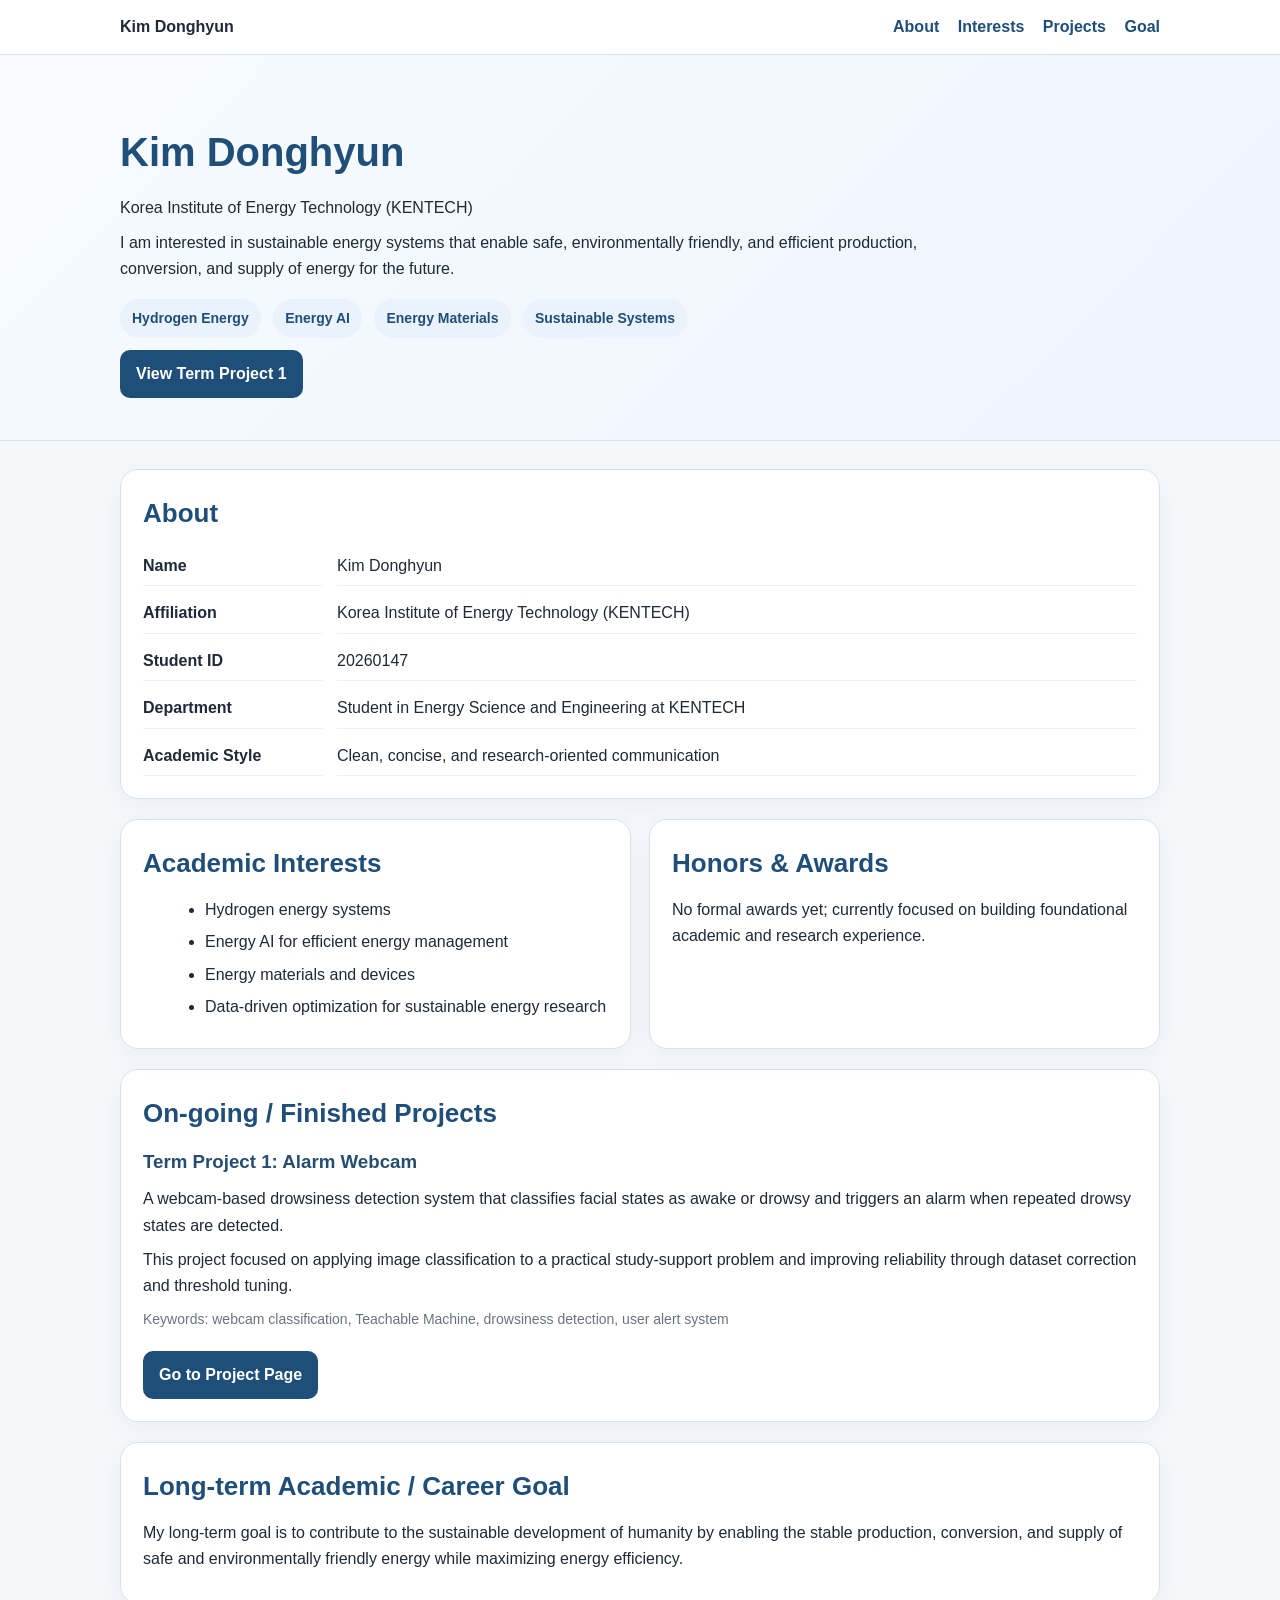
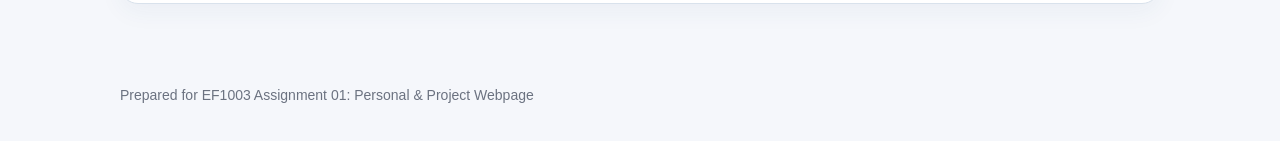
<file: index.html>
<!DOCTYPE html>
<html lang="en">
<head>
  <meta charset="UTF-8">
  <meta name="viewport" content="width=device-width, initial-scale=1.0">
  <title>Kim Donghyun | Personal Webpage</title>
  <link rel="stylesheet" href="style.css">
</head>
<body>
  <nav class="topbar">
    <div class="container inner">
      <div><strong>Kim Donghyun</strong></div>
      <div class="links">
        <a href="#about">About</a>
        <a href="#interests">Interests</a>
        <a href="#projects">Projects</a>
        <a href="#goal">Goal</a>
      </div>
    </div>
  </nav>

  <header class="hero">
    <div class="container">
      <h1>Kim Donghyun</h1>
      <p>Korea Institute of Energy Technology (KENTECH)</p>
      <p>I am interested in sustainable energy systems that enable safe, environmentally friendly, and efficient production, conversion, and supply of energy for the future.</p>
      <div class="badges">
        <span>Hydrogen Energy</span>
        <span>Energy AI</span>
        <span>Energy Materials</span>
        <span>Sustainable Systems</span>
      </div>
      <a class="btn" href="project_alarm_webcam.html">View Term Project 1</a>
    </div>
  </header>

  <main>
    <div class="container">
      <section id="about" class="card">
        <h2>About</h2>
        <div class="kv">
          <div><strong>Name</strong></div><div>Kim Donghyun</div>
          <div><strong>Affiliation</strong></div><div>Korea Institute of Energy Technology (KENTECH)</div>
          <div><strong>Student ID</strong></div><div>20260147</div>
          <div><strong>Department</strong></div><div>Student in Energy Science and Engineering at KENTECH</div>
          <div><strong>Academic Style</strong></div><div>Clean, concise, and research-oriented communication</div>
        </div>
      </section>

      <section id="interests" class="grid-2">
        <div class="card">
          <h2>Academic Interests</h2>
          <ul>
            <li>Hydrogen energy systems</li>
            <li>Energy AI for efficient energy management</li>
            <li>Energy materials and devices</li>
            <li>Data-driven optimization for sustainable energy research</li>
          </ul>
        </div>
        <div class="card">
          <h2>Honors & Awards</h2>
          <p>No formal awards yet; currently focused on building foundational academic and research experience.</p>
        </div>
      </section>

      <section id="projects" class="card">
        <h2>On-going / Finished Projects</h2>
        <h3>Term Project 1: Alarm Webcam</h3>
        <p>A webcam-based drowsiness detection system that classifies facial states as awake or drowsy and triggers an alarm when repeated drowsy states are detected.</p>
        <p>This project focused on applying image classification to a practical study-support problem and improving reliability through dataset correction and threshold tuning.</p>
        <p class="meta">Keywords: webcam classification, Teachable Machine, drowsiness detection, user alert system</p>
        <a class="btn" href="project_alarm_webcam.html">Go to Project Page</a>
      </section>

      <section id="goal" class="card">
        <h2>Long-term Academic / Career Goal</h2>
        <p>My long-term goal is to contribute to the sustainable development of humanity by enabling the stable production, conversion, and supply of safe and environmentally friendly energy while maximizing energy efficiency.</p>
      </section>
    </div>
  </main>

  <div class="container footer">Prepared for EF1003 Assignment 01: Personal & Project Webpage</div>
</body>
</html>
</file>
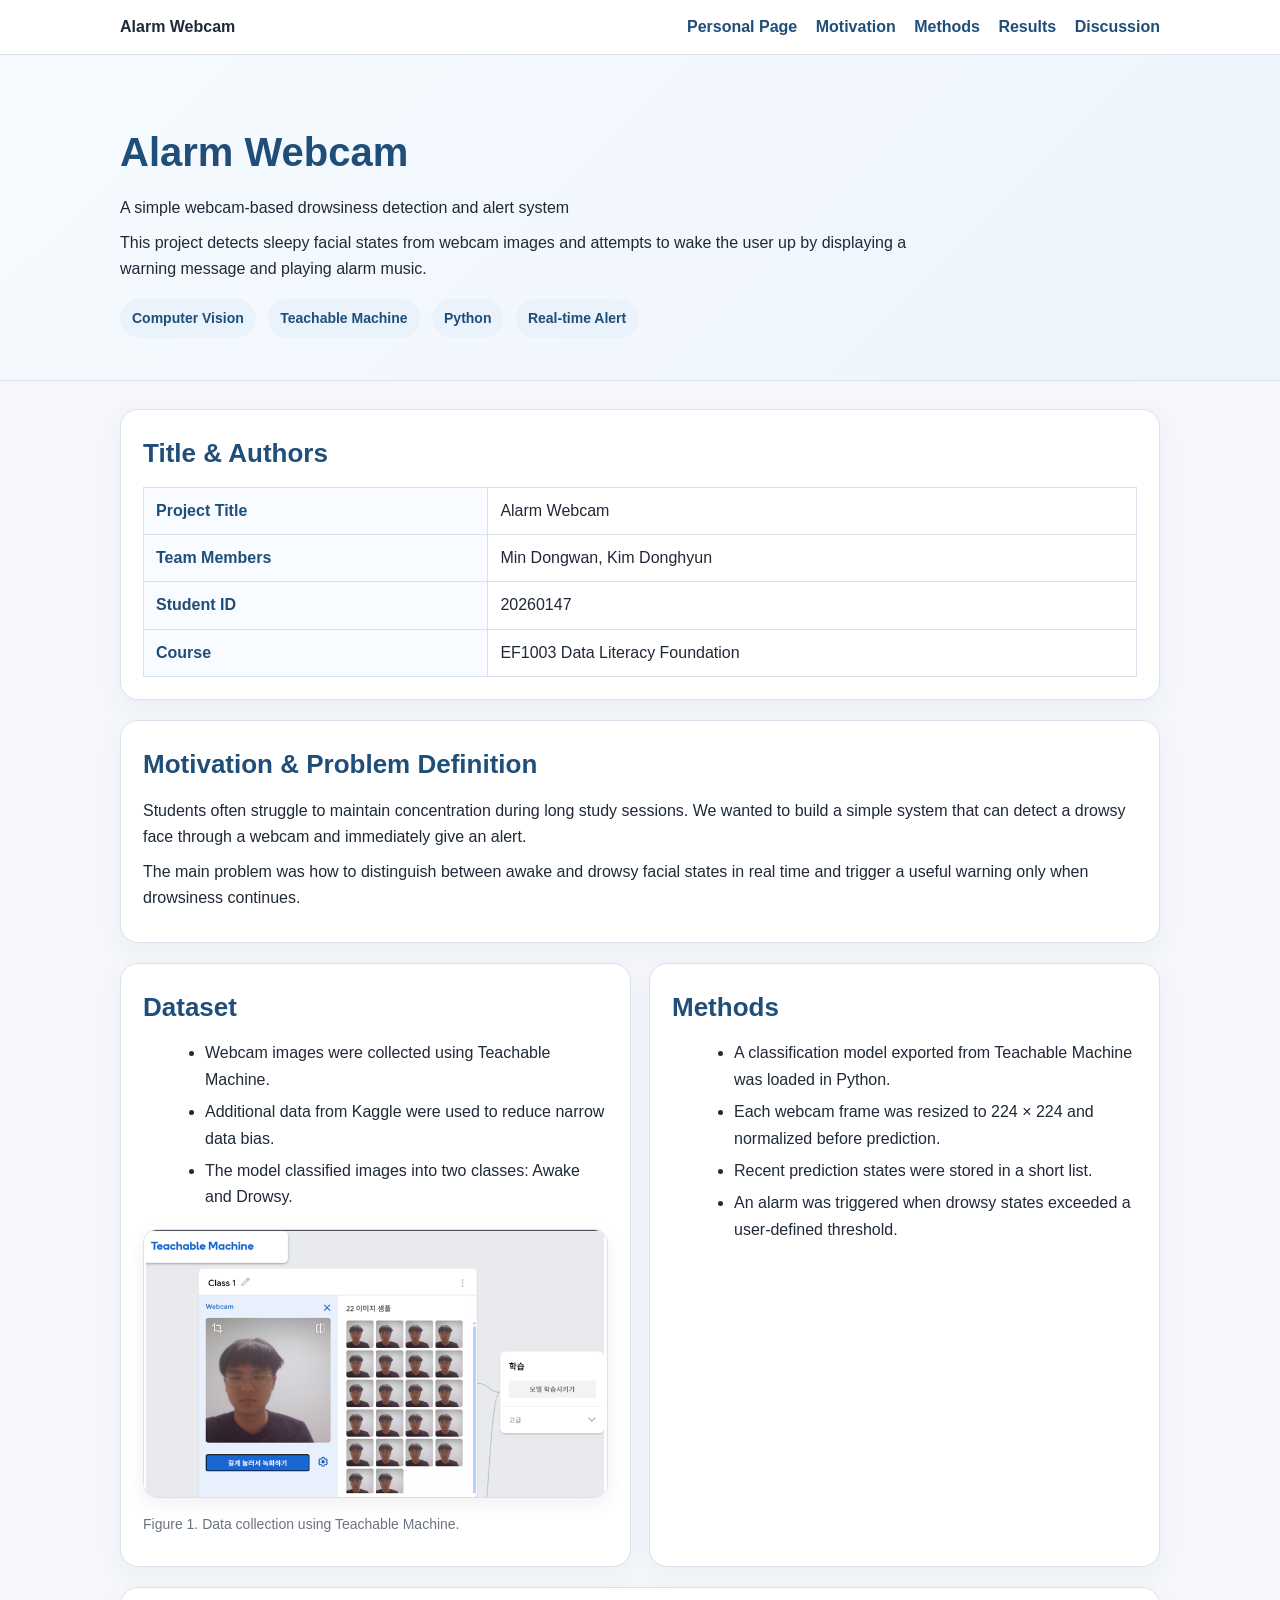
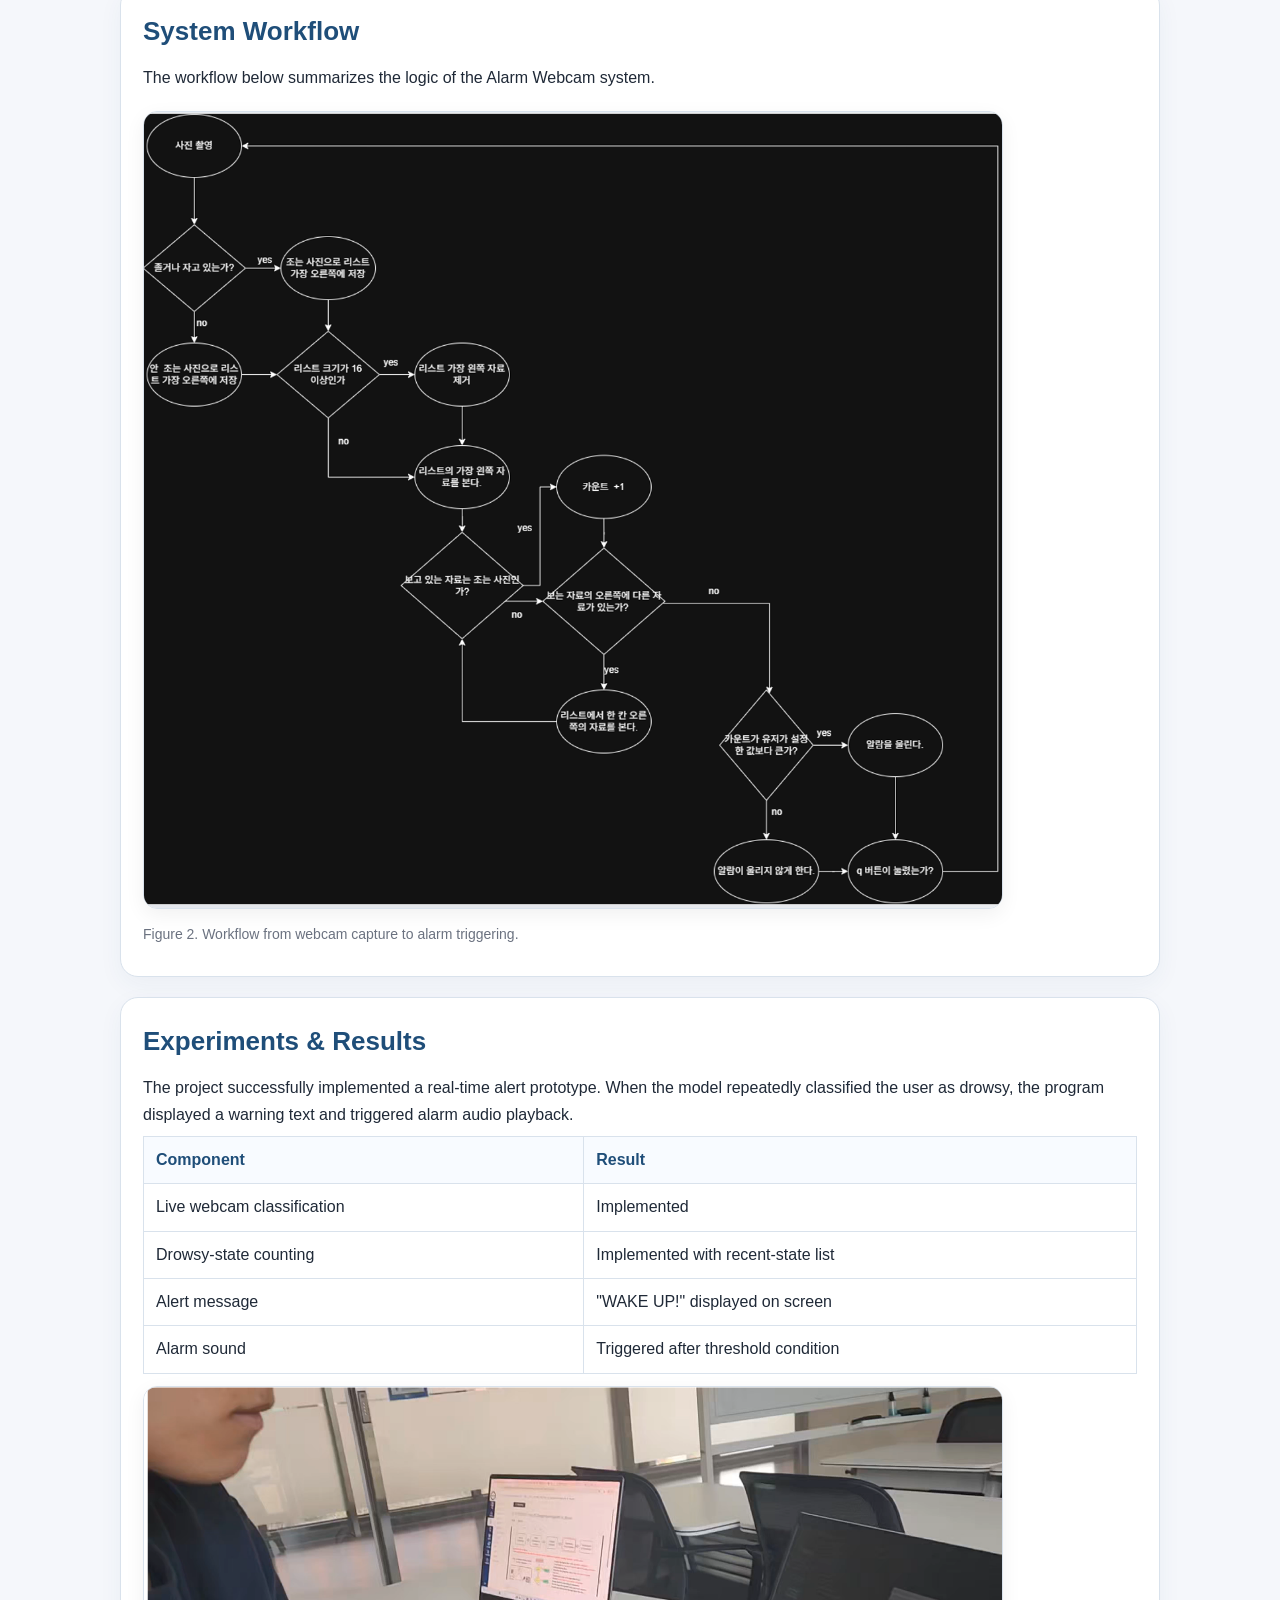
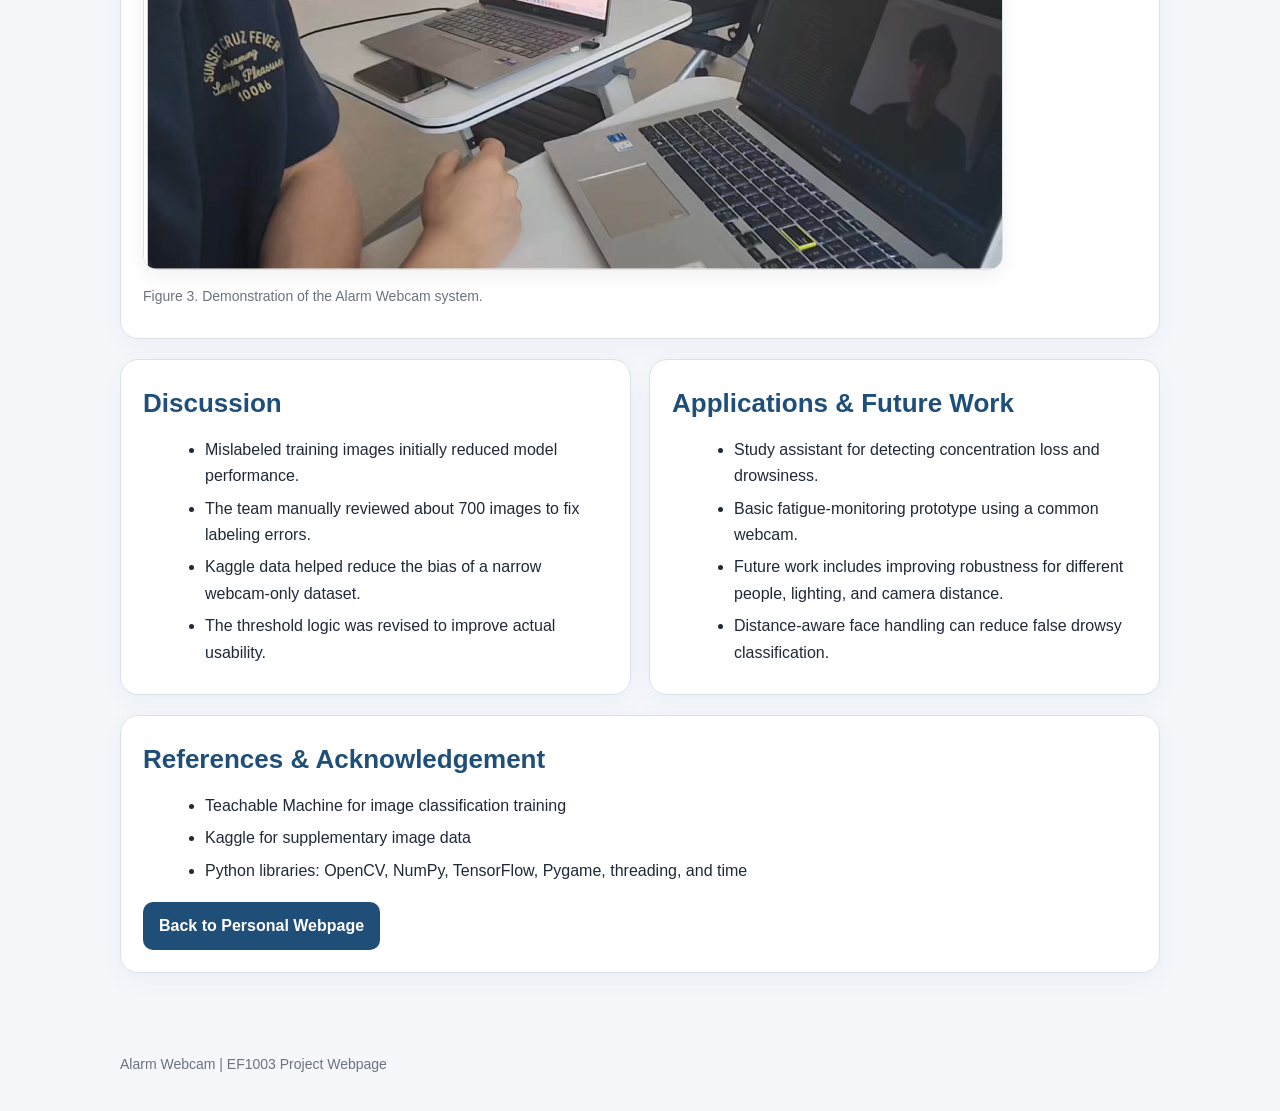
<file: project_alarm_webcam.html>
<!DOCTYPE html>
<html lang="en">
<head>
  <meta charset="UTF-8">
  <meta name="viewport" content="width=device-width, initial-scale=1.0">
  <title>Alarm Webcam | Project Webpage</title>
  <link rel="stylesheet" href="style.css">
</head>
<body>
  <nav class="topbar">
    <div class="container inner">
      <div><strong>Alarm Webcam</strong></div>
      <div class="links">
        <a href="index.html">Personal Page</a>
        <a href="#motivation">Motivation</a>
        <a href="#methods">Methods</a>
        <a href="#results">Results</a>
        <a href="#discussion">Discussion</a>
      </div>
    </div>
  </nav>

  <header class="hero">
    <div class="container">
      <h1>Alarm Webcam</h1>
      <p>A simple webcam-based drowsiness detection and alert system</p>
      <p>This project detects sleepy facial states from webcam images and attempts to wake the user up by displaying a warning message and playing alarm music.</p>
      <div class="badges">
        <span>Computer Vision</span>
        <span>Teachable Machine</span>
        <span>Python</span>
        <span>Real-time Alert</span>
      </div>
    </div>
  </header>

  <main>
    <div class="container">
      <section class="card">
        <h2>Title & Authors</h2>
        <table class="table">
          <tr><th>Project Title</th><td>Alarm Webcam</td></tr>
          <tr><th>Team Members</th><td>Min Dongwan, Kim Donghyun</td></tr>
          <tr><th>Student ID</th><td>20260147</td></tr>
          <tr><th>Course</th><td>EF1003 Data Literacy Foundation</td></tr>
        </table>
      </section>

      <section id="motivation" class="card">
        <h2>Motivation & Problem Definition</h2>
        <p>Students often struggle to maintain concentration during long study sessions. We wanted to build a simple system that can detect a drowsy face through a webcam and immediately give an alert.</p>
        <p>The main problem was how to distinguish between awake and drowsy facial states in real time and trigger a useful warning only when drowsiness continues.</p>
      </section>

      <section id="methods" class="grid-2">
        <div class="card">
          <h2>Dataset</h2>
          <ul>
            <li>Webcam images were collected using Teachable Machine.</li>
            <li>Additional data from Kaggle were used to reduce narrow data bias.</li>
            <li>The model classified images into two classes: Awake and Drowsy.</li>
          </ul>
          <img src="dataset.png" alt="Teachable Machine dataset collection screen" class="project-image">
          <p class="caption">Figure 1. Data collection using Teachable Machine.</p>
        </div>
        <div class="card">
          <h2>Methods</h2>
          <ul>
            <li>A classification model exported from Teachable Machine was loaded in Python.</li>
            <li>Each webcam frame was resized to 224 × 224 and normalized before prediction.</li>
            <li>Recent prediction states were stored in a short list.</li>
            <li>An alarm was triggered when drowsy states exceeded a user-defined threshold.</li>
          </ul>
        </div>
      </section>

      <section class="card">
        <h2>System Workflow</h2>
        <p>The workflow below summarizes the logic of the Alarm Webcam system.</p>
        <img src="workflow.png" alt="System workflow diagram" class="project-image">
        <p class="caption">Figure 2. Workflow from webcam capture to alarm triggering.</p>
      </section>

      <section id="results" class="card">
        <h2>Experiments & Results</h2>
        <p>The project successfully implemented a real-time alert prototype. When the model repeatedly classified the user as drowsy, the program displayed a warning text and triggered alarm audio playback.</p>
        <table class="table">
          <tr><th>Component</th><th>Result</th></tr>
          <tr><td>Live webcam classification</td><td>Implemented</td></tr>
          <tr><td>Drowsy-state counting</td><td>Implemented with recent-state list</td></tr>
          <tr><td>Alert message</td><td>"WAKE UP!" displayed on screen</td></tr>
          <tr><td>Alarm sound</td><td>Triggered after threshold condition</td></tr>
        </table>
        <img src="demo.png" alt="Project demonstration photo" class="project-image">
        <p class="caption">Figure 3. Demonstration of the Alarm Webcam system.</p>
      </section>

      <section id="discussion" class="grid-2">
        <div class="card">
          <h2>Discussion</h2>
          <ul>
            <li>Mislabeled training images initially reduced model performance.</li>
            <li>The team manually reviewed about 700 images to fix labeling errors.</li>
            <li>Kaggle data helped reduce the bias of a narrow webcam-only dataset.</li>
            <li>The threshold logic was revised to improve actual usability.</li>
          </ul>
        </div>
        <div class="card">
          <h2>Applications & Future Work</h2>
          <ul>
            <li>Study assistant for detecting concentration loss and drowsiness.</li>
            <li>Basic fatigue-monitoring prototype using a common webcam.</li>
            <li>Future work includes improving robustness for different people, lighting, and camera distance.</li>
            <li>Distance-aware face handling can reduce false drowsy classification.</li>
          </ul>
        </div>
      </section>

      <section class="card">
        <h2>References & Acknowledgement</h2>
        <ul>
          <li>Teachable Machine for image classification training</li>
          <li>Kaggle for supplementary image data</li>
          <li>Python libraries: OpenCV, NumPy, TensorFlow, Pygame, threading, and time</li>
        </ul>
        <a class="btn" href="index.html">Back to Personal Webpage</a>
      </section>
    </div>
  </main>

  <div class="container footer">Alarm Webcam | EF1003 Project Webpage</div>
</body>
</html>
</file>
<file: style.css>
:root {
  --bg: #f5f7fb;
  --card: #ffffff;
  --text: #1f2937;
  --muted: #6b7280;
  --line: #d9e2ec;
  --primary: #1f4e79;
  --primary-soft: #eaf2fb;
}
* { box-sizing: border-box; }
body {
  margin: 0;
  font-family: Arial, Helvetica, sans-serif;
  background: var(--bg);
  color: var(--text);
  line-height: 1.65;
}
.container {
  width: min(1040px, calc(100% - 32px));
  margin: 0 auto;
}
.topbar {
  position: sticky;
  top: 0;
  z-index: 100;
  background: rgba(255,255,255,0.96);
  backdrop-filter: blur(8px);
  border-bottom: 1px solid var(--line);
}
.topbar .inner {
  display: flex;
  justify-content: space-between;
  align-items: center;
  gap: 16px;
  padding: 14px 0;
}
.topbar a {
  color: var(--primary);
  text-decoration: none;
  font-weight: 700;
  margin-left: 14px;
}
.hero {
  padding: 64px 0 42px;
  background: linear-gradient(135deg, #f7fbff 0%, #edf4fc 100%);
  border-bottom: 1px solid var(--line);
}
.hero h1 {
  margin: 0 0 10px;
  font-size: 40px;
  color: var(--primary);
}
.hero p {
  margin: 8px 0;
  max-width: 820px;
}
.badges span {
  display: inline-block;
  margin: 8px 8px 0 0;
  padding: 8px 12px;
  background: var(--primary-soft);
  color: var(--primary);
  border-radius: 999px;
  font-size: 14px;
  font-weight: 700;
}
main {
  padding: 28px 0 56px;
}
.card {
  background: var(--card);
  border: 1px solid var(--line);
  border-radius: 18px;
  padding: 22px;
  box-shadow: 0 8px 24px rgba(31, 78, 121, 0.05);
  margin-bottom: 20px;
}
h2 {
  margin: 0 0 12px;
  color: var(--primary);
  font-size: 26px;
}
h3 {
  margin: 0 0 8px;
  color: #274e70;
}
p { margin: 8px 0; }
ul, ol { margin: 8px 0 0 22px; }
li { margin: 6px 0; }
.grid-2 {
  display: grid;
  grid-template-columns: repeat(2, minmax(0, 1fr));
  gap: 18px;
}
.kv {
  display: grid;
  grid-template-columns: 180px 1fr;
  gap: 8px 14px;
}
.kv div {
  padding: 6px 0;
  border-bottom: 1px solid #edf2f7;
}
.btn {
  display: inline-block;
  margin-top: 12px;
  background: var(--primary);
  color: white;
  text-decoration: none;
  padding: 11px 16px;
  border-radius: 10px;
  font-weight: 700;
}
.meta {
  color: var(--muted);
  font-size: 14px;
}
.table {
  width: 100%;
  border-collapse: collapse;
}
.table th, .table td {
  border: 1px solid var(--line);
  padding: 10px 12px;
  vertical-align: top;
}
.table th {
  text-align: left;
  background: #f8fbff;
  color: var(--primary);
}
.project-image {
  width: 100%;
  max-width: 860px;
  border-radius: 14px;
  border: 1px solid var(--line);
  margin-top: 12px;
  box-shadow: 0 6px 20px rgba(0,0,0,0.06);
}
.caption {
  color: var(--muted);
  font-size: 14px;
  margin-top: 6px;
}
.footer {
  color: var(--muted);
  font-size: 14px;
  padding: 4px 0 34px;
}
@media (max-width: 760px) {
  .grid-2 { grid-template-columns: 1fr; }
  .kv { grid-template-columns: 1fr; }
  .topbar .inner { display: block; }
  .topbar .links { margin-top: 10px; }
  .topbar a { margin: 0 12px 0 0; display: inline-block; }
  .hero h1 { font-size: 32px; }
}
</file>
